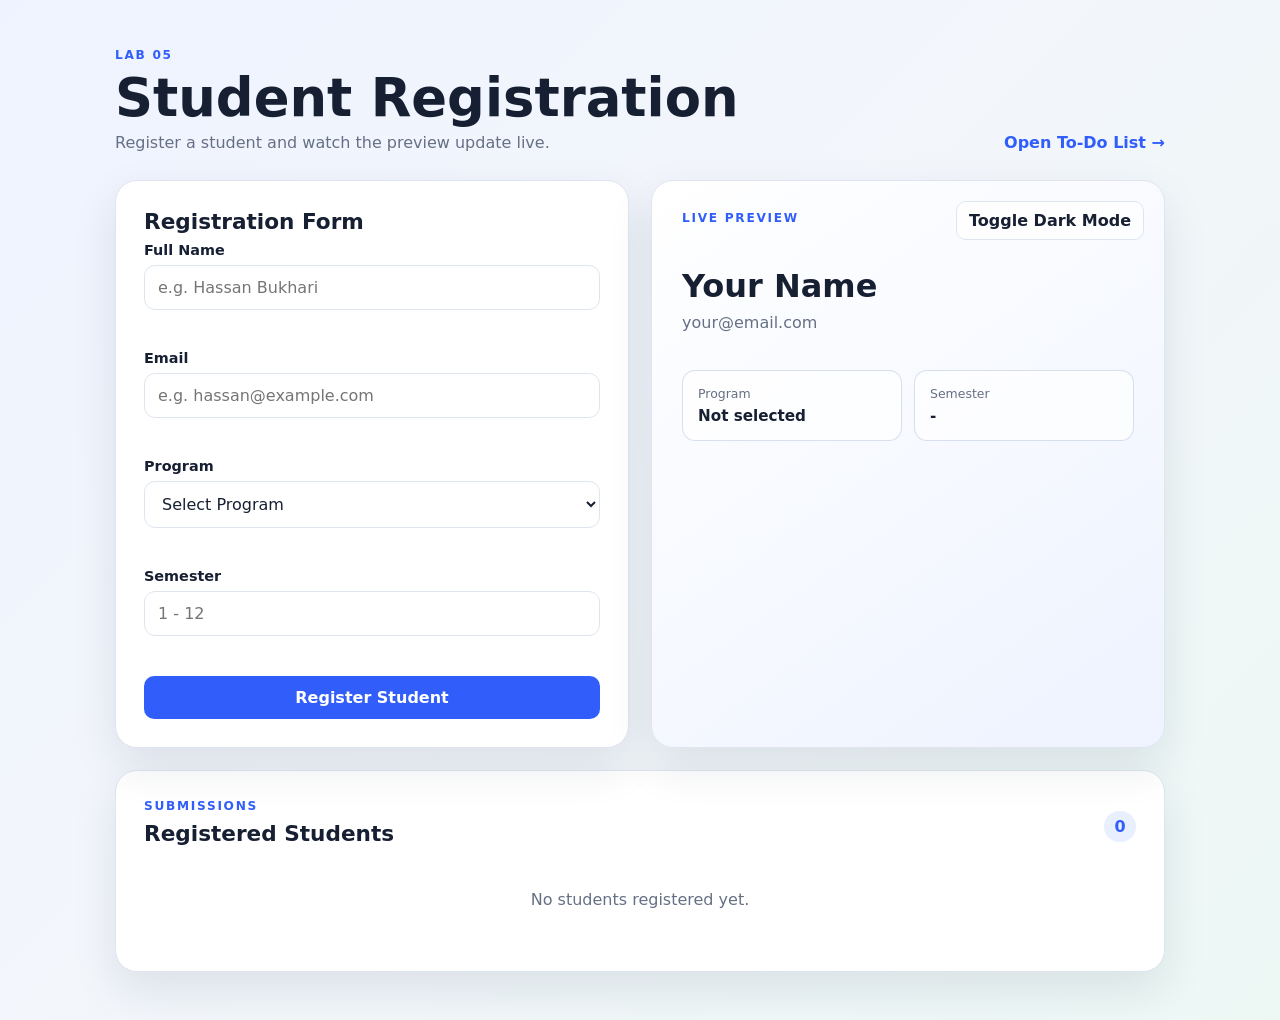
<file: index.html>
<!-- Hassan Bukhari | Registration No: 240523 -->
<!DOCTYPE html>
<html lang="en">
<head>
    <meta charset="UTF-8">
    <meta name="viewport" content="width=device-width, initial-scale=1.0">
    <title>Interactive Student Registration Card</title>
    <link rel="stylesheet" href="style.css">
</head>
<body>
    <main class="container">
        <div class="page-header">
            <div>
                <p class="eyebrow">LAB 05</p>
                <h1>Student Registration</h1>
                <p>Register a student and watch the preview update live.</p>
            </div>
            <a class="nav-link" href="todo.html">Open To-Do List →</a>
        </div>

        <section class="registration-layout">
            <form id="studentForm" class="panel" novalidate>
                <h2>Registration Form</h2>

                <div class="field">
                    <label for="fullName">Full Name</label>
                    <input type="text" id="fullName" placeholder="e.g. Hassan Bukhari">
                    <small id="nameError" class="error"></small>
                </div>

                <div class="field">
                    <label for="email">Email</label>
                    <input type="email" id="email" placeholder="e.g. hassan@example.com">
                    <small id="emailError" class="error"></small>
                </div>

                <div class="field">
                    <label for="program">Program</label>
                    <select id="program">
                        <option value="">Select Program</option>
                        <option value="Computer Science">Computer Science</option>
                        <option value="Software Engineering">Software Engineering</option>
                        <option value="Information Technology">Information Technology</option>
                        <option value="Artificial Intelligence">Artificial Intelligence</option>
                        <option value="Data Science">Data Science</option>
                    </select>
                    <small id="programError" class="error"></small>
                </div>

                <div class="field">
                    <label for="semester">Semester</label>
                    <input type="number" id="semester" min="1" max="12" placeholder="1 - 12">
                    <small id="semesterError" class="error"></small>
                </div>

                <button type="submit" class="primary-btn">Register Student</button>
            </form>

            <section id="previewCard" class="preview-card">
                <button type="button" id="themeToggle" class="theme-btn">Toggle Dark Mode</button>
                <p class="eyebrow">LIVE PREVIEW</p>
                <h2 id="previewName">Your Name</h2>
                <p id="previewEmail">your@email.com</p>
                <div class="preview-details">
                    <div><span>Program</span><strong id="previewProgram">Not selected</strong></div>
                    <div><span>Semester</span><strong id="previewSemester">-</strong></div>
                </div>
            </section>
        </section>

        <section class="panel registered-panel">
            <div class="section-heading">
                <div>
                    <p class="eyebrow">SUBMISSIONS</p>
                    <h2>Registered Students</h2>
                </div>
                <span id="studentCount" class="count-badge">0</span>
            </div>
            <ul id="registeredStudents" class="student-list"></ul>
            <p id="emptyStudents" class="empty-state">No students registered yet.</p>
        </section>
    </main>

    <script src="script.js"></script>
</body>
</html>
</file>
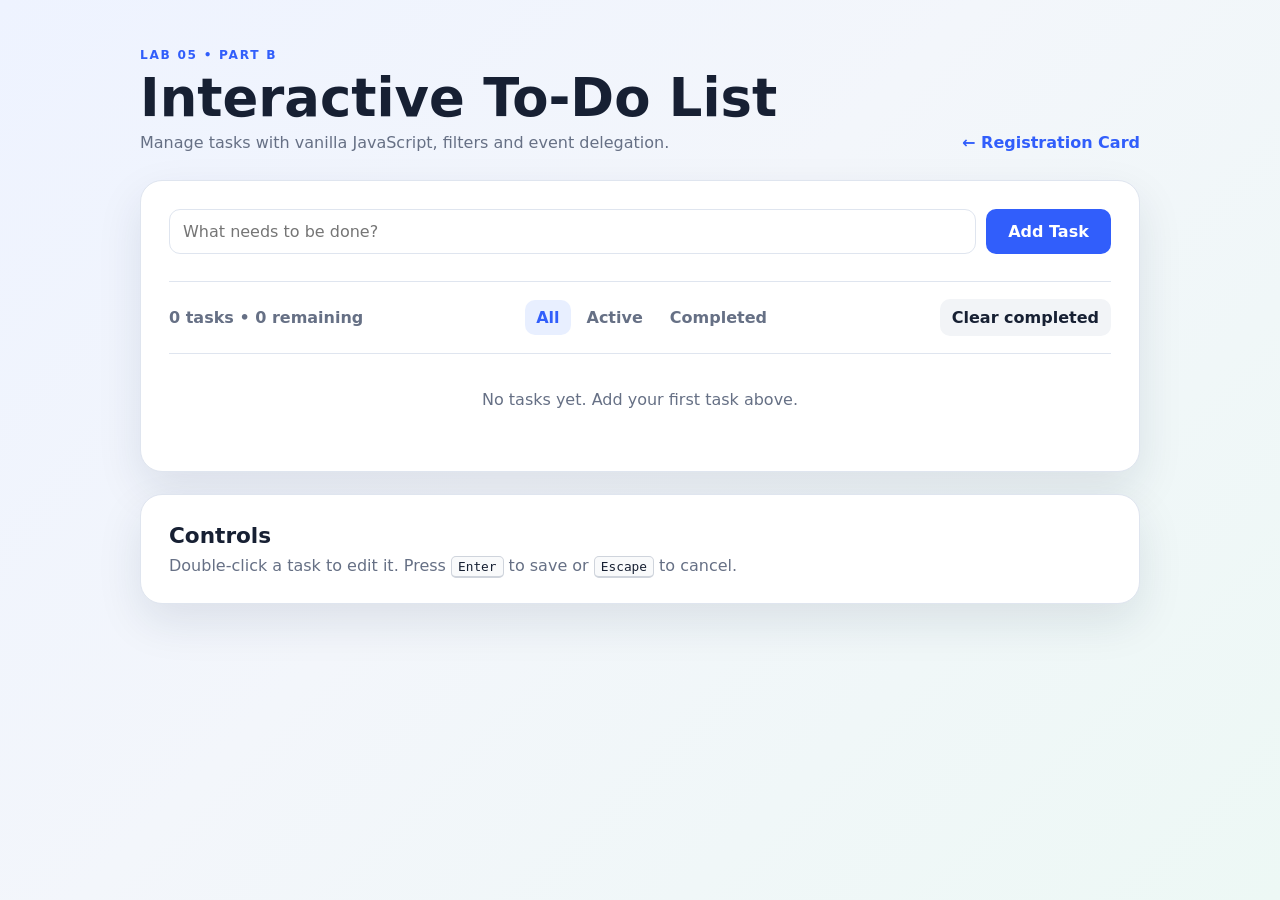
<file: todo.html>
<!-- Hassan Bukhari | Registration No: 240523 -->
<!DOCTYPE html>
<html lang="en">
<head>
    <meta charset="UTF-8">
    <meta name="viewport" content="width=device-width, initial-scale=1.0">
    <title>Interactive To-Do List</title>
    <link rel="stylesheet" href="style.css">
</head>
<body>
    <main class="container todo-page">
        <div class="page-header">
            <div>
                <p class="eyebrow">LAB 05 • PART B</p>
                <h1>Interactive To-Do List</h1>
                <p>Manage tasks with vanilla JavaScript, filters and event delegation.</p>
            </div>
            <a class="nav-link" href="index.html">← Registration Card</a>
        </div>

        <section class="todo-app panel">
            <form id="todoForm" class="todo-form">
                <label class="sr-only" for="taskInput">New task</label>
                <input id="taskInput" type="text" placeholder="What needs to be done?" autocomplete="off">
                <button type="submit" class="primary-btn">Add Task</button>
            </form>
            <p id="todoError" class="error todo-error"></p>

            <div class="todo-toolbar">
                <div id="taskCounter" class="counter">0 tasks • 0 remaining</div>
                <div class="filters" role="group" aria-label="Task filters">
                    <button type="button" class="filter-btn active" data-filter="all">All</button>
                    <button type="button" class="filter-btn" data-filter="active">Active</button>
                    <button type="button" class="filter-btn" data-filter="completed">Completed</button>
                </div>
                <button type="button" id="clearCompleted" class="secondary-btn">Clear completed</button>
            </div>

            <ul id="taskList" class="task-list" aria-live="polite"></ul>
            <p id="emptyTasks" class="empty-state">No tasks yet. Add your first task above.</p>
        </section>

        <section class="tips panel">
            <h2>Controls</h2>
            <p>Double-click a task to edit it. Press <kbd>Enter</kbd> to save or <kbd>Escape</kbd> to cancel.</p>
        </section>
    </main>

    <script src="script.js"></script>
</body>
</html>
</file>
<file: style.css>
/* Hassan Bukhari | Registration No: 240523 */
* { box-sizing: border-box; }

:root {
    --bg: #f3f6fb;
    --surface: #ffffff;
    --surface-2: #f8fafc;
    --text: #172033;
    --muted: #667085;
    --primary: #315efb;
    --primary-dark: #2449d8;
    --border: #dfe5ef;
    --danger: #d92d20;
    --success: #039855;
    --shadow: 0 18px 45px rgba(20, 35, 70, 0.10);
}

body {
    margin: 0;
    min-height: 100vh;
    font-family: Inter, ui-sans-serif, system-ui, -apple-system, BlinkMacSystemFont, "Segoe UI", sans-serif;
    background: linear-gradient(135deg, #eef3ff 0%, var(--bg) 45%, #edf8f5 100%);
    color: var(--text);
}

button, input, select { font: inherit; }

.container {
    width: min(1050px, calc(100% - 32px));
    margin: 0 auto;
    padding: 48px 0;
}

.page-header {
    display: flex;
    align-items: flex-end;
    justify-content: space-between;
    gap: 24px;
    margin-bottom: 28px;
}

.eyebrow {
    margin: 0 0 8px;
    color: var(--primary);
    font-size: 0.76rem;
    font-weight: 800;
    letter-spacing: 0.14em;
}

h1, h2, p { margin-top: 0; }
h1 { margin-bottom: 8px; font-size: clamp(2rem, 5vw, 3.3rem); line-height: 1.05; }
h2 { margin-bottom: 8px; font-size: 1.35rem; }
.page-header p:not(.eyebrow) { color: var(--muted); margin-bottom: 0; }

.nav-link {
    color: var(--primary);
    font-weight: 750;
    text-decoration: none;
    white-space: nowrap;
}

.registration-layout {
    display: grid;
    grid-template-columns: 1fr 1fr;
    gap: 22px;
    margin-bottom: 22px;
}

.panel, .preview-card {
    border: 1px solid var(--border);
    border-radius: 22px;
    box-shadow: var(--shadow);
}

.panel {
    background: var(--surface);
    padding: 28px;
}

.field { margin-bottom: 17px; }
.field label {
    display: block;
    margin-bottom: 7px;
    font-size: 0.9rem;
    font-weight: 750;
}

input, select {
    width: 100%;
    border: 1px solid var(--border);
    border-radius: 11px;
    padding: 12px 13px;
    background: var(--surface);
    color: var(--text);
    outline: none;
    transition: border-color .2s, box-shadow .2s;
}

input:focus, select:focus {
    border-color: var(--primary);
    box-shadow: 0 0 0 4px rgba(49, 94, 251, .10);
}

.error {
    display: block;
    min-height: 18px;
    margin-top: 5px;
    color: var(--danger);
    font-size: 0.8rem;
    font-weight: 650;
}

.primary-btn, .secondary-btn, .filter-btn, .theme-btn, .delete-btn {
    border: 0;
    border-radius: 10px;
    cursor: pointer;
    font-weight: 750;
    transition: transform .15s, background .15s, opacity .15s;
}

.primary-btn {
    width: 100%;
    padding: 12px 16px;
    background: var(--primary);
    color: white;
}
.primary-btn:hover { background: var(--primary-dark); transform: translateY(-1px); }

.preview-card {
    position: relative;
    overflow: hidden;
    padding: 30px;
    min-height: 380px;
    background: linear-gradient(145deg, #ffffff, #eef3ff);
}
.preview-card h2 { font-size: 2rem; margin-top: 42px; }
.preview-card > p:not(.eyebrow) { color: var(--muted); }
.theme-btn {
    position: absolute;
    top: 20px;
    right: 20px;
    padding: 9px 12px;
    background: rgba(255,255,255,.8);
    color: var(--text);
    border: 1px solid var(--border);
}
.preview-details {
    display: grid;
    grid-template-columns: 1fr 1fr;
    gap: 12px;
    margin-top: 38px;
}
.preview-details div {
    padding: 15px;
    border-radius: 13px;
    background: rgba(255,255,255,.7);
    border: 1px solid rgba(200,210,230,.7);
}
.preview-details span { display: block; color: var(--muted); font-size: .78rem; margin-bottom: 5px; }
.preview-details strong { font-size: .95rem; }

.preview-card.dark {
    background: #101828;
    color: #f2f4f7;
    border-color: #344054;
}
.preview-card.dark > p:not(.eyebrow) { color: #98a2b3; }
.preview-card.dark .theme-btn {
    background: #1d2939;
    color: #f2f4f7;
    border-color: #475467;
}
.preview-card.dark .preview-details div {
    background: #1d2939;
    border-color: #344054;
}
.preview-card.dark .preview-details span { color: #98a2b3; }

.section-heading, .todo-toolbar {
    display: flex;
    align-items: center;
    justify-content: space-between;
    gap: 15px;
}
.count-badge {
    min-width: 32px;
    padding: 6px 10px;
    text-align: center;
    border-radius: 999px;
    background: #e8efff;
    color: var(--primary);
    font-weight: 800;
}
.student-list, .task-list { list-style: none; padding: 0; margin: 18px 0 0; }
.student-item {
    display: flex;
    align-items: center;
    justify-content: space-between;
    gap: 15px;
    padding: 13px 0;
    border-top: 1px solid var(--border);
}
.student-item strong { display: block; }
.student-item span { color: var(--muted); font-size: .85rem; }
.empty-state { color: var(--muted); text-align: center; padding: 18px; }

.todo-page { max-width: 1000px; }
.todo-app { padding: 28px; }
.todo-form {
    display: grid;
    grid-template-columns: 1fr auto;
    gap: 10px;
}
.todo-form .primary-btn { width: auto; min-width: 125px; }
.todo-error { margin-bottom: 3px; }

.todo-toolbar {
    flex-wrap: wrap;
    padding: 17px 0;
    margin-top: 4px;
    border-top: 1px solid var(--border);
    border-bottom: 1px solid var(--border);
}
.counter { color: var(--muted); font-weight: 650; }
.filters { display: flex; gap: 5px; }
.filter-btn {
    padding: 8px 11px;
    background: transparent;
    color: var(--muted);
}
.filter-btn.active {
    background: #e8efff;
    color: var(--primary);
}
.secondary-btn {
    padding: 9px 12px;
    background: #f2f4f7;
    color: var(--text);
}
.secondary-btn:hover { background: #e4e7ec; }

.task-item {
    display: flex;
    align-items: center;
    gap: 11px;
    padding: 13px 4px;
    border-bottom: 1px solid var(--border);
}
.task-check { width: 18px; height: 18px; accent-color: var(--primary); }
.task-text { flex: 1; word-break: break-word; cursor: pointer; }
.task-item.completed .task-text {
    text-decoration: line-through;
    color: var(--muted);
}
.delete-btn {
    padding: 7px 10px;
    background: #fff0ee;
    color: var(--danger);
}
.edit-input { flex: 1; }
.sr-only {
    position: absolute;
    width: 1px; height: 1px;
    padding: 0; margin: -1px;
    overflow: hidden; clip: rect(0,0,0,0);
    white-space: nowrap; border: 0;
}
.tips { margin-top: 22px; }
.tips p { color: var(--muted); margin-bottom: 0; }
kbd {
    padding: 2px 6px;
    border: 1px solid #cfd4dc;
    border-bottom-width: 2px;
    border-radius: 5px;
    background: #f9fafb;
    color: var(--text);
    font-size: .8rem;
}

@media (max-width: 750px) {
    .container { padding: 28px 0; }
    .page-header { align-items: flex-start; flex-direction: column; }
    .registration-layout { grid-template-columns: 1fr; }
    .todo-toolbar { align-items: flex-start; flex-direction: column; }
    .todo-form { grid-template-columns: 1fr; }
    .todo-form .primary-btn { width: 100%; }
}
</file>
